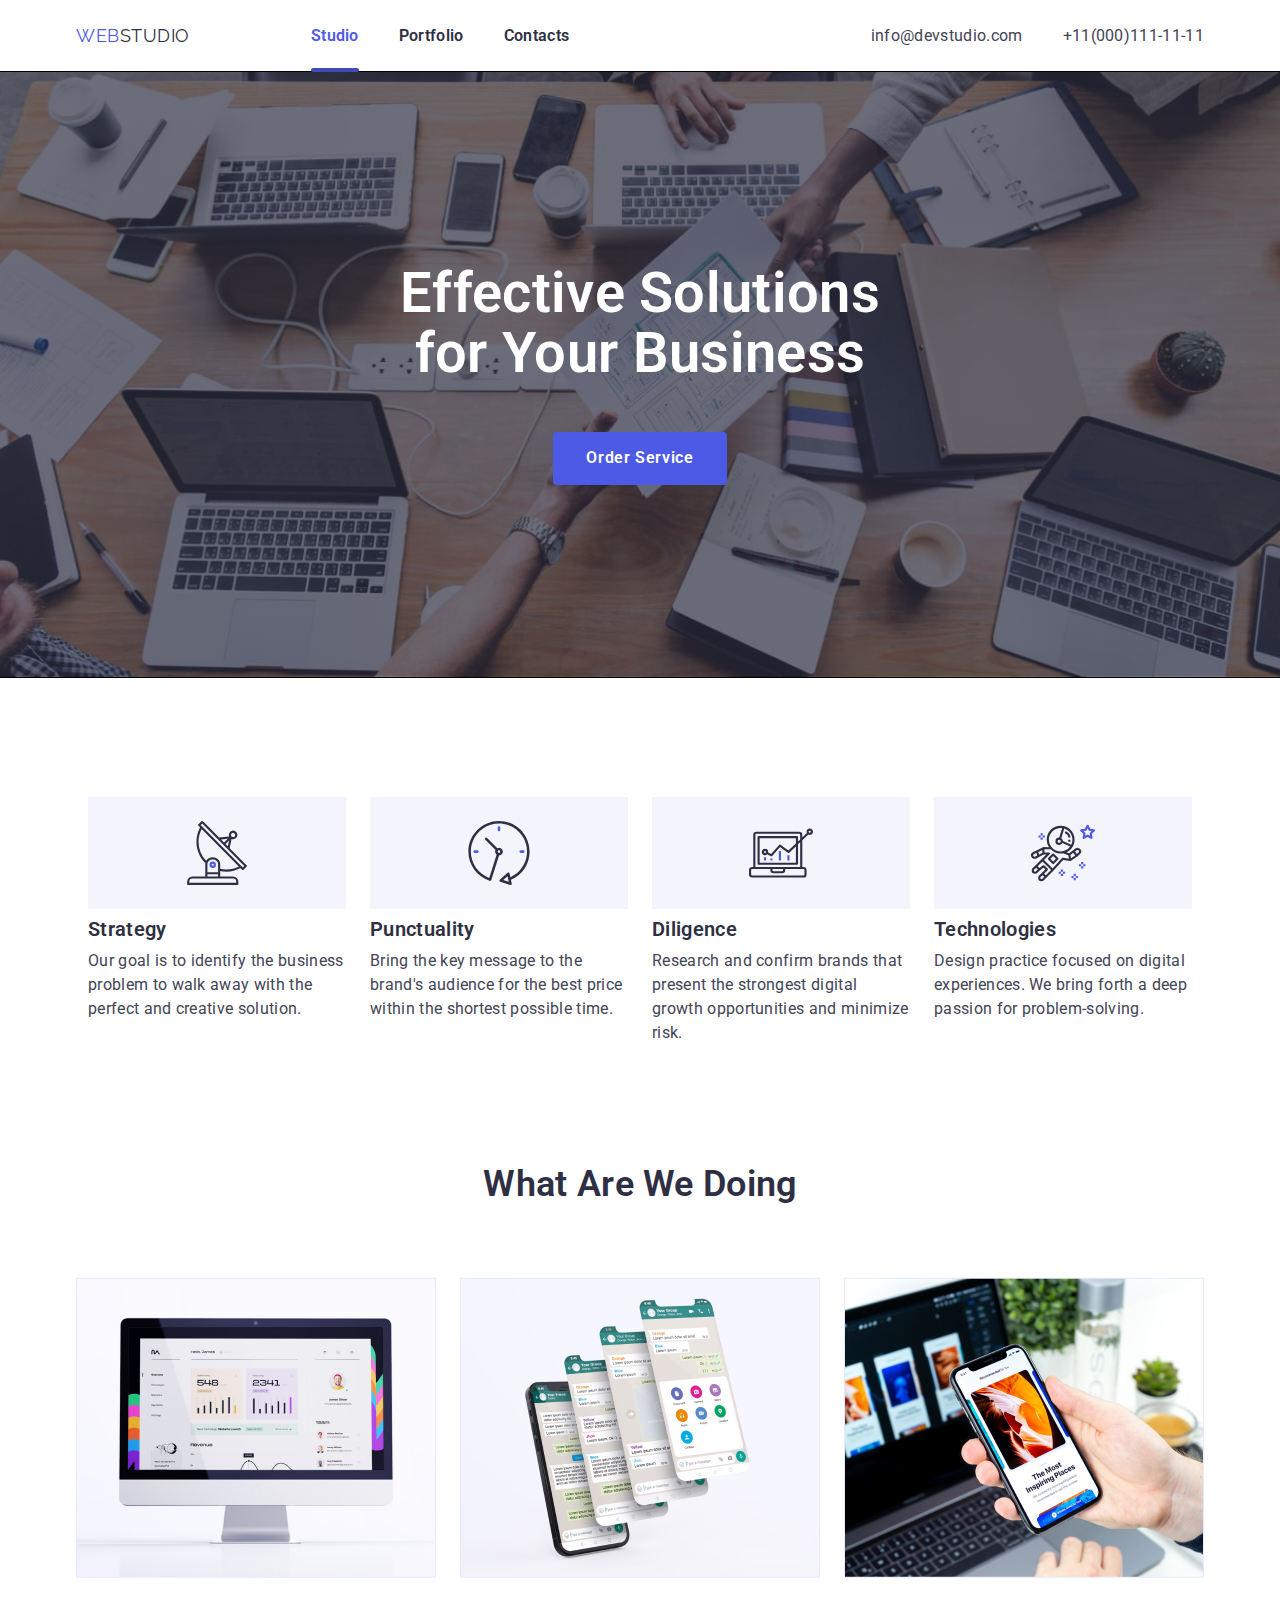
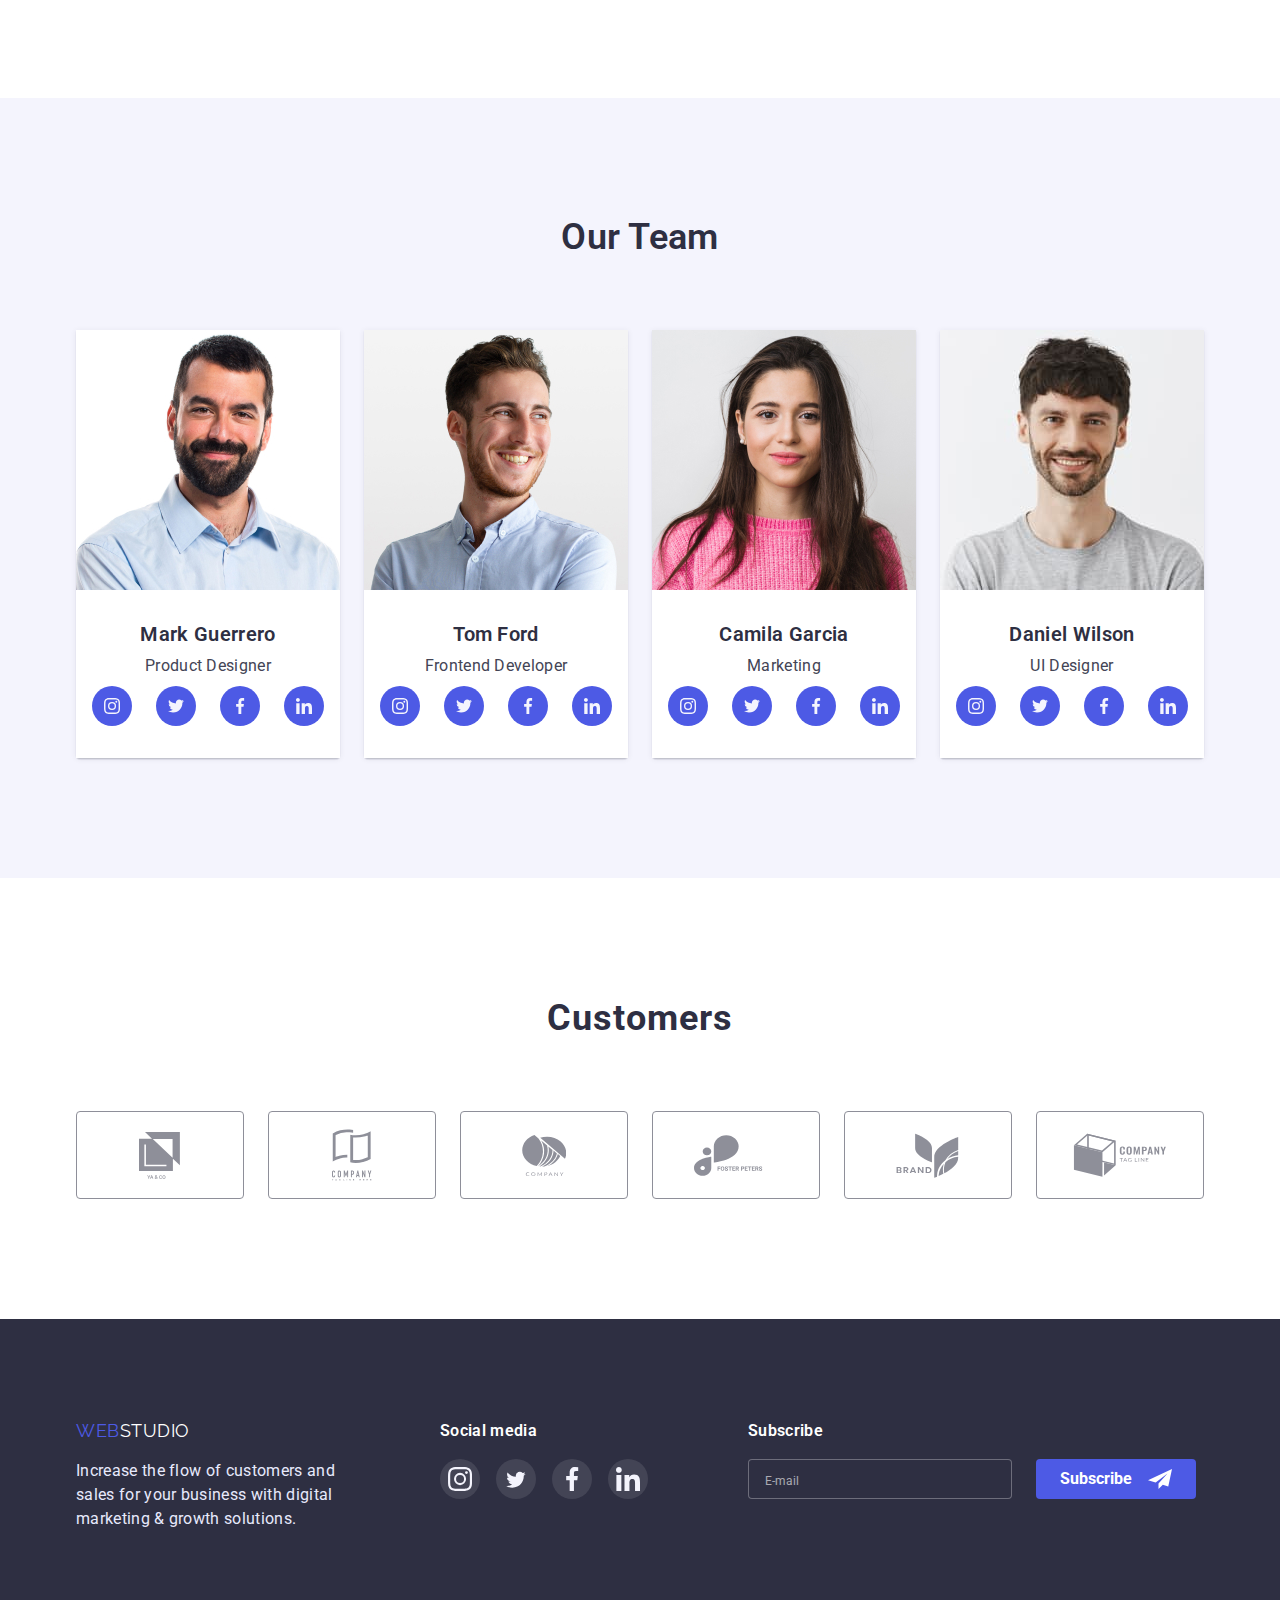
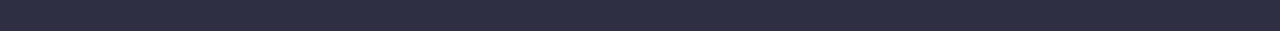
<file: index.html>
<!DOCTYPE html>
<html lang="en">
  <head>
    <meta charset="UTF-8" />
    <meta http-equiv="X-UA-Compatible" content="IE=edge" />
    <meta name="viewport" content="width=device-width, initial-scale=1.0" />
    <title>Студія</title>
    <link
      href="https://fonts.googleapis.com/css2?family=Raleway:wght@700&family=Roboto:wght@400;500;700;900&display=swap"
      rel="stylesheet"
    />
    <link
      rel="stylesheet"
      href="https://cdnjs.cloudflare.com/ajax/libs/modern-normalize/1.1.0/modern-normalize.min.css"
    />
    <link rel="stylesheet" href="./css/styles.css" />
    <link rel="stylesheet" href="./css/mobile.css" />
    <link rel="stylesheet" href="./css/tablet.css" />
    <link rel="stylesheet" href="./css/desktop.css" />
  </head>
  <body>
    <header class="page-header">
      <div class="container main-nav">
        <nav class="nav-logo">
          <a href="./images/Logo.svg" class="logo"
            ><span class="accent">WEB</span>STUDIO</a
          >
          <ul class="site-nav list">
            <li class="item current">
              <a href="" class="link current">Studio</a>
            </li>
            <li class="item">
              <a href="./portfolio.html" class="link">Portfolio</a>
            </li>
            <li class="item"><a href="" class="link">Contacts</a></li>
          </ul>
        </nav>
        <button type="button" class="mobile-menu-open js-open-menu">
          <svg class="mobile-menu-open-icon" width="32" height="22">
            <use
              href="./images/icons.svg/symbol-defs2.svg#icon-Vector-2-1"
            ></use>
          </svg>
        </button>
        <ul class="aut-nav list">
          <li class="item">
            <a href="mailto:info@devstudio.com" class="link"
              >info@devstudio.com</a
            >
          </li>
          <li class="item">
            <a href="tel:+11(000)111-11-11" class="link">+11(000)111-11-11</a>
          </li>
        </ul>
      </div>
      <div class="mobile-menu js-menu-container">
        <div class="container mobile-menu-container">
          <button type="button" class="mobile-menu-close-btn js-close-menu">
            <svg class="mobile-menu-close-icon" width="8" height="8">
              <use
                href="./images/icons.svg/symbol-defs.svg#icon-close-blacksvg"
              ></use>
            </svg>
          </button>
          <div class="mobile-menu-top">
            <ul class="mobile-menu-list list">
              <li class="mobile-menu-item">
                <a href="" class="mobile-menu-link">Studio</a>
              </li>
              <li class="mobile-menu-item">
                <a href="./portfolio.html" class="mobile-menu-link"
                  >Portfolio</a
                >
              </li>
              <li class="mobile-menu-item">
                <a href="" class="mobile-menu-link">Contacts</a>
              </li>
            </ul>
          </div>
          <div class="mobile-menu-bottom">
            <ul class="mobile-menu-contact list">
              <li class="mobile-menu-contact">
                <a
                  href="tel:+11(000)111-11-11"
                  class="mobile-menu-contact-link-number"
                  >+11(000)111-11-11</a
                >
              </li>
              <li class="mobile-menu-contact-item">
                <a
                  href="mailto:info@devstudio.com"
                  class="mobile-menu-contact-link-email"
                  >info@devstudio.com</a
                >
              </li>
            </ul>
            <ul class="link-mobile list">
              <li class="link-mobile-item">
                <a href="" class="link-mobile-icon">
                  <svg class="mobile-icon" width="16" height="16">
                    <use
                      href="./images/icons.svg/symbol-defs2.svg#icon-instagramsvg"
                    ></use>
                  </svg>
                </a>
              </li>
              <li class="link-mobile-item">
                <a href="" class="link-mobile-icon">
                  <svg class="mobile-icon" width="16" height="16">
                    <use
                      href="./images/icons.svg/symbol-defs2.svg#icon-twittersvg"
                    ></use>
                  </svg>
                </a>
              </li>
              <li class="link-mobile-item">
                <a href="" class="link-mobile-icon">
                  <svg class="mobile-icon" width="16" height="16">
                    <use
                      href="./images/icons.svg/symbol-defs2.svg#icon-facebooksvg"
                    ></use>
                  </svg>
                </a>
              </li>
              <li class="link-mobile-item">
                <a href="" class="link-mobile-icon">
                  <svg class="mobile-icon" width="16" height="16">
                    <use
                      href="./images/icons.svg/symbol-defs2.svg#icon-linkedinsvg"
                    ></use>
                  </svg>
                </a>
              </li>
            </ul>
          </div>
        </div>
      </div>
    </header>
    <main>
      <div class="overlay-hero">
        <section class="hero">
          <h1 class="hero-title">Effective Solutions<br />for Your Business</h1>
          <button type="button" class="button primary" data-modal-open>
            Order Service
          </button>
        </section>
      </div>

      <section class="fueture section no-padding">
        <div class="container">
          <ul class="fueture-list list">
            <li class="item">
              <div class="item-icon">
                <svg class="fueture-icon" width="64" height="64">
                  <use
                    href="./images/icons.svg/symbol-defs2.svg#icon-antenna"
                  ></use>
                </svg>
              </div>
              <h3 class="title">Strategy</h3>
              <p class="text">
                Our goal is to identify the business problem to walk away with
                the perfect and creative solution.
              </p>
            </li>
            <li class="item">
              <div class="item-icon">
                <svg class="fueture-icon" width="64" height="64">
                  <use
                    href="./images/icons.svg/symbol-defs2.svg#icon-clock"
                  ></use>
                </svg>
              </div>
              <h3 class="title">Punctuality</h3>
              <p class="text">
                Bring the key message to the brand's audience for the best price
                within the shortest possible time.
              </p>
            </li>
            <li class="item">
              <div class="item-icon">
                <svg class="fueture-icon" width="64" height="64">
                  <use
                    href="./images/icons.svg/symbol-defs2.svg#icon-diagrama"
                  ></use>
                </svg>
              </div>
              <h3 class="title">Diligence</h3>
              <p class="text">
                Research and confirm brands that present the strongest digital
                growth opportunities and minimize risk.
              </p>
            </li>
            <li class="item icon-astronaut">
              <div class="item-icon">
                <svg class="fueture-icon" width="64" height="64">
                  <use
                    href="./images/icons.svg/symbol-defs2.svg#icon-astronaut"
                  ></use>
                </svg>
              </div>
              <h3 class="title">Technologies</h3>
              <p class="text">
                Design practice focused on digital experiences. We bring forth a
                deep passion for problem-solving.
              </p>
            </li>
          </ul>
        </div>
      </section>

      <section class="work section">
        <div class="container">
          <h2 class="title">What Are We Doing</h2>
          <ul class="work-list list">
            <li class="item">
              <img src="images/img.jpg" alt="computer" width="360" />
            </li>
            <li class="item">
              <img src="images/img(1).jpg" alt="phones" width="360" />
            </li>
            <li class="item">
              <img src="images/img(2).jpg" alt="communication" width="360" />
            </li>
          </ul>
        </div>
      </section>

      <section class="team section">
        <div class="container">
          <h2 class="team-title">Our Team</h2>
          <ul class="team-list list">
            <li class="item">
              <img
                srcset="images/TeamCard.jpg 1x, images/TeamCard@2.jpg 2x"
                src="images/TeamCard.jpg"
                alt="Mark Cuererro"
                width="264"
              />
              <div class="title-text">
                <h3 class="title">Mark Guerrero</h3>
                <p class="text">Product Designer</p>
                <ul class="link-team list">
                  <li class="link-team-item">
                    <a href="" class="link-team-icon">
                      <svg class="team-icon" width="16" height="16">
                        <use
                          href="./images/icons.svg/symbol-defs2.svg#icon-instagramsvg"
                        ></use>
                      </svg>
                    </a>
                  </li>
                  <li class="link-team-item">
                    <a href="" class="link-team-icon">
                      <svg class="team-icon" width="16" height="16">
                        <use
                          href="./images/icons.svg/symbol-defs2.svg#icon-twittersvg"
                        ></use>
                      </svg>
                    </a>
                  </li>
                  <li class="link-team-item">
                    <a href="" class="link-team-icon">
                      <svg class="team-icon" width="16" height="16">
                        <use
                          href="./images/icons.svg/symbol-defs2.svg#icon-facebooksvg"
                        ></use>
                      </svg>
                    </a>
                  </li>
                  <li class="link-team-item">
                    <a href="" class="link-team-icon">
                      <svg class="team-icon" width="16" height="16">
                        <use
                          href="./images/icons.svg/symbol-defs2.svg#icon-linkedinsvg"
                        ></use>
                      </svg>
                    </a>
                  </li>
                </ul>
              </div>
            </li>
            <li class="item">
              <img
                srcset="images/TeamCard(1).jpg 1x, images/TeamCard1@2.jpg 2x"
                src="images/TeamCard(1).jpg"
                alt="Tom Ford"
                width="264"
              />
              <div class="title-text">
                <h3 class="title">Tom Ford</h3>
                <p class="text">Frontend Developer</p>
                <ul class="link-team list">
                  <li class="link-team-item">
                    <a href="" class="link-team-icon">
                      <svg class="team-icon" width="16" height="16">
                        <use
                          href="./images/icons.svg/symbol-defs2.svg#icon-instagramsvg"
                        ></use>
                      </svg>
                    </a>
                  </li>
                  <li class="link-team-item">
                    <a href="" class="link-team-icon">
                      <svg class="team-icon" width="16" height="16">
                        <use
                          href="./images/icons.svg/symbol-defs2.svg#icon-twittersvg"
                        ></use>
                      </svg>
                    </a>
                  </li>
                  <li class="link-team-item">
                    <a href="" class="link-team-icon">
                      <svg class="team-icon" width="16" height="16">
                        <use
                          href="./images/icons.svg/symbol-defs2.svg#icon-facebooksvg"
                        ></use>
                      </svg>
                    </a>
                  </li>
                  <li class="link-team-item">
                    <a href="" class="link-team-icon">
                      <svg class="team-icon" width="16" height="16">
                        <use
                          href="./images/icons.svg/symbol-defs2.svg#icon-linkedinsvg"
                        ></use>
                      </svg>
                    </a>
                  </li>
                </ul>
              </div>
            </li>
            <li class="item">
              <img
                srcset="images/TeamCard(2).jpg 1x, images/TeamCard2@2.jpg 2x"
                src="images/TeamCard(2).jpg"
                alt="Gamila Gargia"
                width="264"
              />
              <div class="title-text">
                <h3 class="title">Camila Garcia</h3>
                <p class="text">Marketing</p>
                <ul class="link-team list">
                  <li class="link-team-item">
                    <a href="" class="link-team-icon">
                      <svg class="team-icon" width="16" height="16">
                        <use
                          href="./images/icons.svg/symbol-defs2.svg#icon-instagramsvg"
                        ></use>
                      </svg>
                    </a>
                  </li>
                  <li class="link-team-item">
                    <a href="" class="link-team-icon">
                      <svg class="team-icon" width="16" height="16">
                        <use
                          href="./images/icons.svg/symbol-defs2.svg#icon-twittersvg"
                        ></use>
                      </svg>
                    </a>
                  </li>
                  <li class="link-team-item">
                    <a href="" class="link-team-icon">
                      <svg class="team-icon" width="16" height="16">
                        <use
                          href="./images/icons.svg/symbol-defs2.svg#icon-facebooksvg"
                        ></use>
                      </svg>
                    </a>
                  </li>
                  <li class="link-team-item">
                    <a href="" class="link-team-icon">
                      <svg class="team-icon" width="16" height="16">
                        <use
                          href="./images/icons.svg/symbol-defs2.svg#icon-linkedinsvg"
                        ></use>
                      </svg>
                    </a>
                  </li>
                </ul>
              </div>
            </li>
            <li class="item">
              <img
                srcset="images/Teamcard(3).jpg 1x, images/TeamCard3@2.jpg 2x"
                src="images/Teamcard(3).jpg"
                alt="Daniel Wilson"
                width="264"
              />
              <div class="title-text">
                <h3 class="title">Daniel Wilson</h3>
                <p class="text">UI Designer</p>
                <ul class="link-team list">
                  <li class="link-team-item">
                    <a href="" class="link-team-icon">
                      <svg class="team-icon" width="16" height="16">
                        <use
                          href="./images/icons.svg/symbol-defs2.svg#icon-instagramsvg"
                        ></use>
                      </svg>
                    </a>
                  </li>
                  <li class="link-team-item">
                    <a href="" class="link-team-icon">
                      <svg class="team-icon" width="16" height="16">
                        <use
                          href="./images/icons.svg/symbol-defs2.svg#icon-twittersvg"
                        ></use>
                      </svg>
                    </a>
                  </li>
                  <li class="link-team-item">
                    <a href="" class="link-team-icon">
                      <svg class="team-icon" width="16" height="16">
                        <use
                          href="./images/icons.svg/symbol-defs2.svg#icon-facebooksvg"
                        ></use>
                      </svg>
                    </a>
                  </li>
                  <li class="link-team-item">
                    <a href="" class="link-team-icon">
                      <svg class="team-icon" width="16" height="16">
                        <use
                          href="./images/icons.svg/symbol-defs2.svg#icon-linkedinsvg"
                        ></use>
                      </svg>
                    </a>
                  </li>
                </ul>
              </div>
            </li>
          </ul>
        </div>
      </section>
      <section class="customers">
        <div class="container">
          <h2 class="customers-title">Customers</h2>
          <ul class="customers-link list">
            <li class="client">
              <a href="" class="compani">
                <svg class="compani-icon" width="41" height="46.97">
                  <use
                    href="./images/icons.svg/symbol-defs2.svg#icon-yagosvg"
                  ></use>
                </svg>
              </a>
            </li>
            <li class="client">
              <a href="" class="compani">
                <svg class="compani-icon" width="40" height="52">
                  <use
                    href="./images/icons.svg/symbol-defs2.svg#icon-taglainesvg"
                  ></use>
                </svg>
              </a>
            </li>
            <li class="client">
              <a href="" class="compani">
                <svg class="compani-icon" width="44" height="41">
                  <use
                    href="./images/icons.svg/symbol-defs2.svg#icon-companysvg"
                  ></use>
                </svg>
              </a>
            </li>
            <li class="client">
              <a href="" class="compani">
                <svg class="compani-icon" width="84" height="41">
                  <use
                    href="./images/icons.svg/symbol-defs2.svg#icon-fostersvg"
                  ></use>
                </svg>
              </a>
            </li>
            <li class="client">
              <a href="" class="compani">
                <svg class="compani-icon" width="63" height="45">
                  <use
                    href="./images/icons.svg/symbol-defs2.svg#icon-brandsvg"
                  ></use>
                </svg>
              </a>
            </li>
            <li class="client">
              <a href="" class="compani">
                <svg class="compani-icon" width="94" height="44">
                  <use
                    href="./images/icons.svg/symbol-defs2.svg#icon-companylinesvg"
                  ></use>
                </svg>
              </a>
            </li>
          </ul>
        </div>
      </section>
    </main>

    <footer class="footer">
      <div class="container info">
        <div class="footer-page footer-info">
          <a href="./images/Logo.svg" class="logo footer-logo"
            ><span class="accent">WEB</span>STUDIO</a
          >
          <p class="footer-text">
            Increase the flow of customers and sales for your business with
            digital marketing & growth solutions.
          </p>
        </div>
        <div class="cocial footer-info">
          <h2 class="footer-title">Social media</h2>
          <ul class="link-media list">
            <li class="link-media-item">
              <a href="" class="link-media-icom">
                <svg class="media-icon" width="24" height="24">
                  <use
                    href="./images/icons.svg/symbol-defs2.svg#icon-instagramsvg"
                  ></use>
                </svg>
              </a>
            </li>
            <li class="link-media-item">
              <a href="" class="link-media-icom">
                <svg class="media-icon" width="24" height="19.5">
                  <use
                    href="./images/icons.svg/symbol-defs2.svg#icon-twittersvg"
                  ></use>
                </svg>
              </a>
            </li>
            <li class="link-media-item">
              <a href="" class="link-media-icom">
                <svg class="media-icon" width="24" height="24">
                  <use
                    href="./images/icons.svg/symbol-defs2.svg#icon-facebooksvg"
                  ></use>
                </svg>
              </a>
            </li>
            <li class="link-media-item">
              <a href="" class="link-media-icom">
                <svg class="media-icon" width="24" height="24">
                  <use
                    href="./images/icons.svg/symbol-defs2.svg#icon-linkedinsvg"
                  ></use>
                </svg>
              </a>
            </li>
          </ul>
        </div>
        <div class="subscribe footer-info">
          <p class="footer-title">Subscribe</p>
          <form class="footer-form">
            <input
              type="email"
              name="user_email"
              placeholder="E-mail"
              class="footer-form-input"
              required
            />
            <button type="submit" class="footer-form-btn">
              Subscribe
              <svg class="footer-form-icon" width="24" height="24">
                <use
                  href="./images/icons.svg/symbol-defs2.svg#icon-Frame"
                ></use>
              </svg>
            </button>
          </form>
        </div>
      </div>
    </footer>

    <div class="backdrop is-hidden" data-modal>
      <div class="modal">
        <button type="button" class="modal-close-btn" data-modal-close>
          <svg class="modal-close-svg-btn" width="8" height="8">
            <use
              href="./images/icons.svg/symbol-defs.svg#icon-close-blacksvg"
            ></use>
          </svg>
        </button>
        <form class="modal-form">
          <p class="modal-title">
            Leave your contacts and we will call you back
          </p>
          <label class="modal-form-field">
            <span class="modal-form-input-decs"> Name </span>
            <span class="modal-form-input-wrapper">
              <input
                type="text"
                name="user_name"
                class="modal-form-input"
                required
                pattern="^[a-zA-Za-aA-Я]+$"
                minlength="2"
              />
              <svg class="modal-form-input-icon" width="12" height="12">
                <use
                  href="./images/icons.svg/symbol-defs2.svg#icon-person"
                ></use>
              </svg>
            </span>
          </label>
          <label class="modal-form-field">
            <span class="modal-form-input-decs"> Phone </span>
            <span class="modal-form-input-wrapper">
              <input
                type="tel"
                name="user_phone"
                class="modal-form-input"
                required
                pattern="[0-9]{3}-[0-9]{3}-[0-9]{2}-[0-9]{2}"
                title="xxx-xxx-xx-xx"
              />
              <svg class="modal-form-input-icon" width="13" height="13">
                <use
                  href="./images/icons.svg/symbol-defs2.svg#icon-phone"
                ></use>
              </svg>
            </span>
          </label>
          <label class="modal-form-field">
            <span class="modal-form-input-decs"> Email </span>
            <span class="modal-form-input-wrapper">
              <input
                type="email"
                name="user_email"
                class="modal-form-input"
                required
                pattern="[a-z0-9._%+-]+@[a-z0-9.-]+\.[a-z]{2,4}$"
              />
              <svg class="modal-form-input-icon" width="15" height="12">
                <use
                  href="./images/icons.svg/symbol-defs2.svg#icon-email"
                ></use>
              </svg>
            </span>
          </label>
          <label class="modal-form-field">
            <span class="modal-form-input-decs"> Comment </span>
            <textarea
              name="user_message"
              class="modal-form-comment"
              placeholder="Text input"
            ></textarea>
          </label>
          <input
            id="user-policy"
            type="checkbox"
            name="user_policy"
            class="modal-form-chek visually-hidden"
          />
          <label for="user-policy" class="modal-form-chek-decs">
            I accept the terms and conditions of the&nbsp;<a
              href=""
              class="polisy-text"
            >
              Privacy Policy</a
            ></label
          >
          <button type="submit" class="modal-form-sumbit">Send</button>
        </form>
      </div>
    </div>
    <script src="./js/mobile-menu.js"></script>
    <script src="./js/modal.js"></script>
  </body>
</html>
</file>
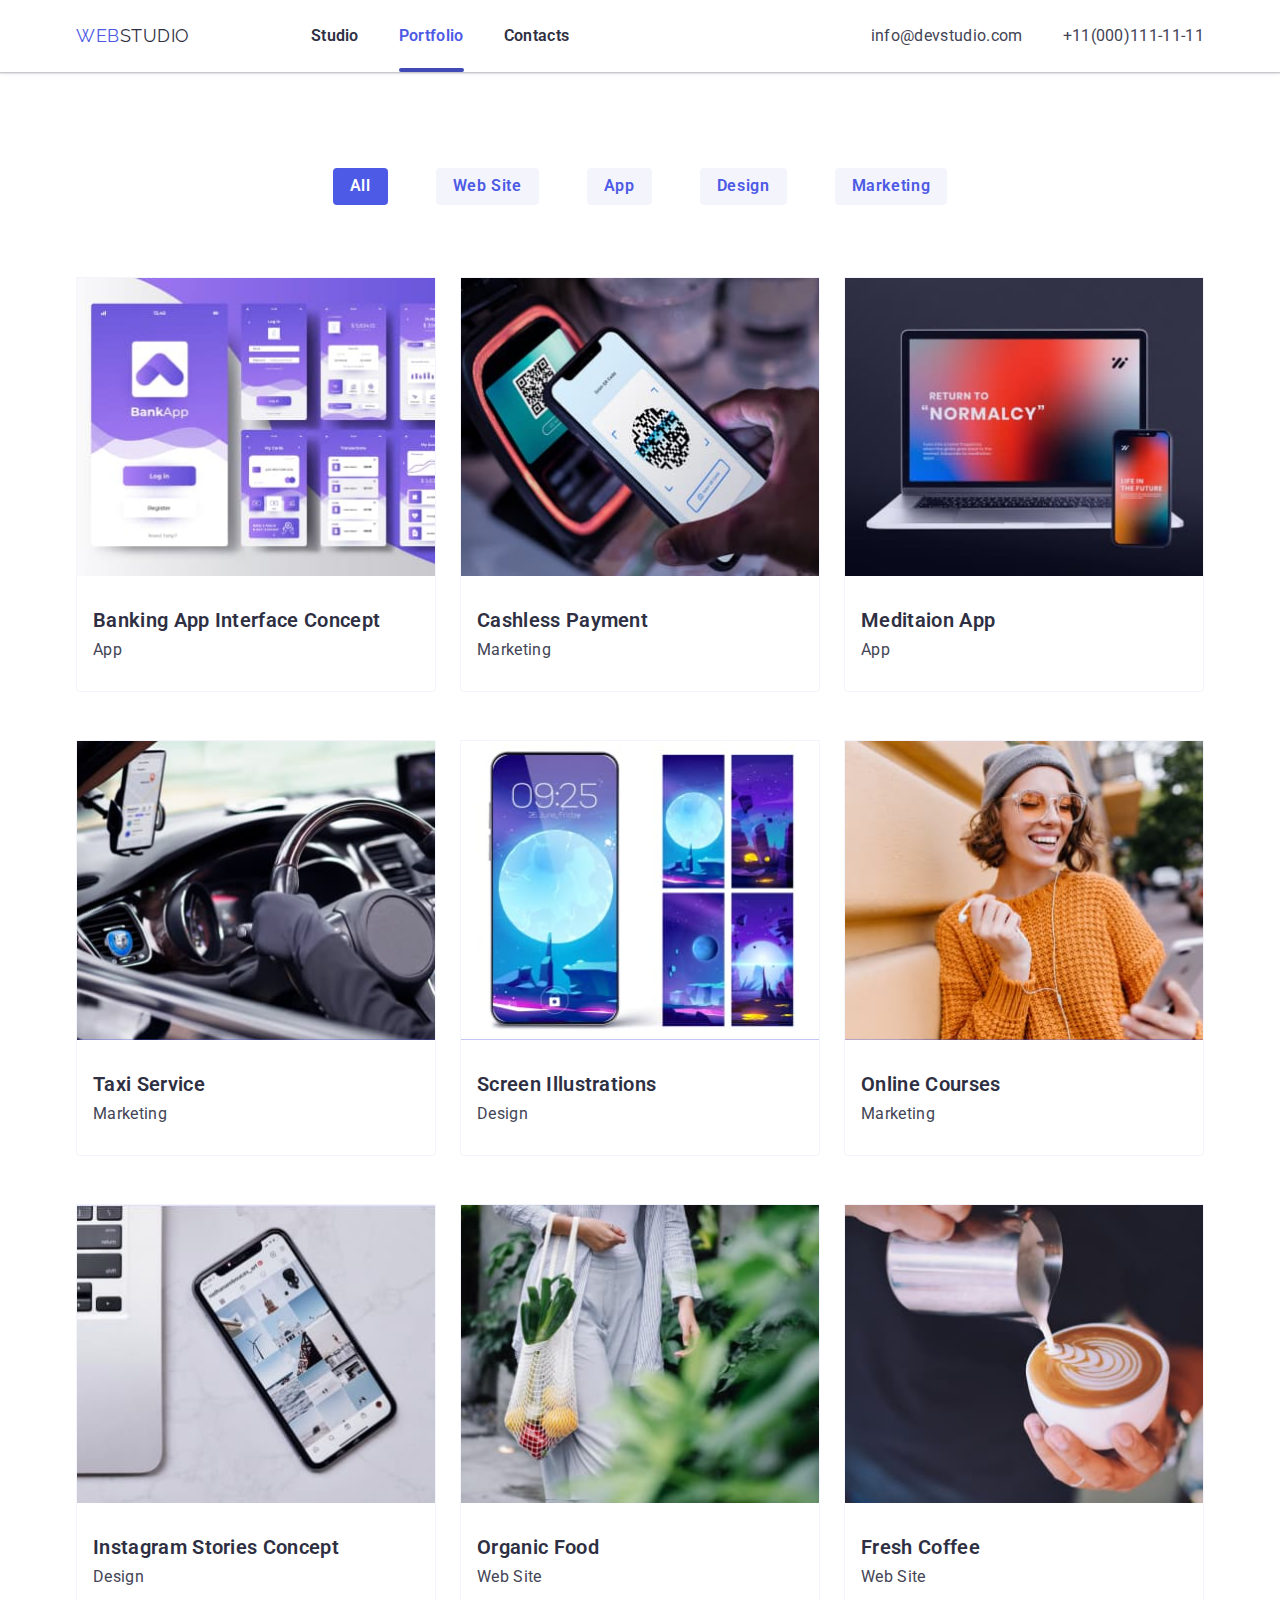
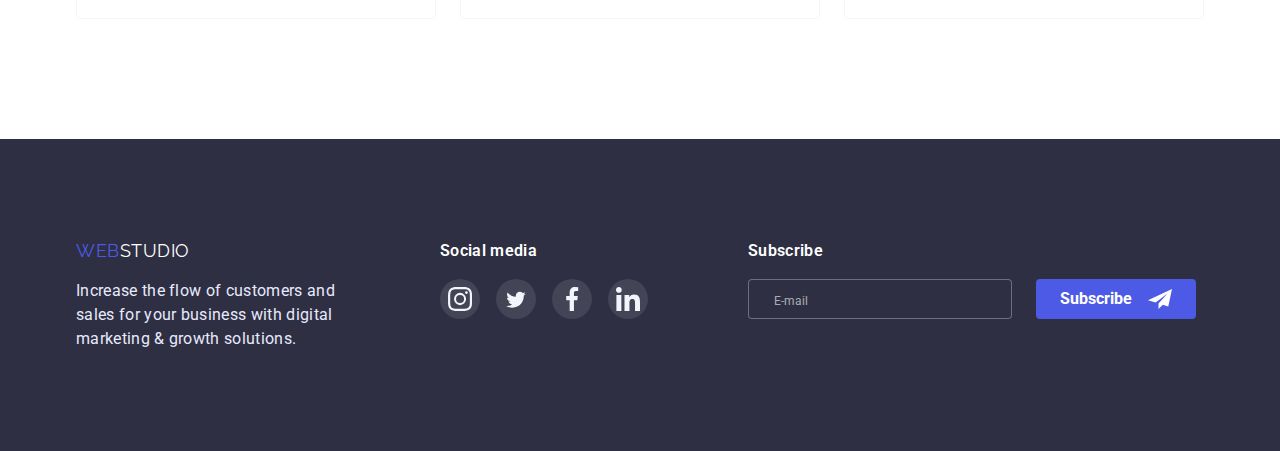
<file: portfolio.html>
<!DOCTYPE html>
<html lang="en">
  <head>
    <meta charset="UTF-8" />
    <meta http-equiv="X-UA-Compatible" content="IE=edge" />
    <meta name="viewport" content="width=device-width, initial-scale=1.0" />
    <title>Портфоліо</title>
    <link
      href="https://fonts.googleapis.com/css2?family=Raleway:wght@700&family=Roboto:wght@400;500;700;900&display=swap"
      rel="stylesheet"
    />
    <link
      rel="stylesheet"
      href="https://cdnjs.cloudflare.com/ajax/libs/modern-normalize/1.1.0/modern-normalize.min.css"
    />
    <link rel="stylesheet" href="./css/styles.css" />
    <link rel="stylesheet" href="./css/mobile.css" />
    <link rel="stylesheet" href="./css/tablet.css" />
    <link rel="stylesheet" href="./css/desktop.css" />
  </head>
  <body>
    <header class="page-header">
      <div class="container main-nav">
        <nav class="nav-logo">
          <a href="./images/Logo.svg" class="logo"
            ><span class="accent">WEB</span>STUDIO</a
          >
          <ul class="site-nav list">
            <li class="item"><a href="./index.html" class="link">Studio</a></li>
            <li class="item current">
              <a href="" class="link current">Portfolio</a>
            </li>
            <li class="item"><a href="" class="link">Contacts</a></li>
          </ul>
        </nav>
        <button type="button" class="mobile-menu-open js-open-menu">
          <svg class="mobile-menu-open-icon" width="32" height="22">
            <use
              href="./images/icons.svg/symbol-defs2.svg#icon-Vector-2-1"
            ></use>
          </svg>
        </button>
        <ul class="aut-nav list">
          <li class="item">
            <a href="mailto:info@devstudio.com" class="link"
              >info@devstudio.com</a
            >
          </li>
          <li class="item">
            <a href="tel:+11(000)111-11-11" class="link">+11(000)111-11-11</a>
          </li>
        </ul>
      </div>
      <div class="mobile-menu js-menu-container">
        <div class="container mobile-menu-container">
          <button type="button" class="mobile-menu-close-btn js-close-menu">
            <svg class="mobile-menu-close-icon" width="8" height="8">
              <use
                href="./images/icons.svg/symbol-defs.svg#icon-close-blacksvg"
              ></use>
            </svg>
          </button>
          <div class="mobile-menu-top">
            <ul class="mobile-menu-list list">
              <li class="mobile-menu-item">
                <a href="" class="mobile-menu-link">Studio</a>
              </li>
              <li class="mobile-menu-item">
                <a href="./portfolio.html" class="mobile-menu-link"
                  >Portfolio</a
                >
              </li>
              <li class="mobile-menu-item">
                <a href="" class="mobile-menu-link">Contacts</a>
              </li>
            </ul>
          </div>
          <div class="mobile-menu-bottom">
            <ul class="mobile-menu-contact list">
              <li class="mobile-menu-contact">
                <a
                  href="tel:+11(000)111-11-11"
                  class="mobile-menu-contact-link-number"
                  >+11(000)111-11-11</a
                >
              </li>
              <li class="mobile-menu-contact-item">
                <a
                  href="mailto:info@devstudio.com"
                  class="mobile-menu-contact-link-email"
                  >info@devstudio.com</a
                >
              </li>
            </ul>
            <ul class="link-mobile list">
              <li class="link-mobile-item">
                <a href="" class="link-mobile-icon">
                  <svg class="mobile-icon" width="16" height="16">
                    <use
                      href="./images/icons.svg/symbol-defs2.svg#icon-instagramsvg"
                    ></use>
                  </svg>
                </a>
              </li>
              <li class="link-mobile-item">
                <a href="" class="link-mobile-icon">
                  <svg class="mobile-icon" width="16" height="16">
                    <use
                      href="./images/icons.svg/symbol-defs2.svg#icon-twittersvg"
                    ></use>
                  </svg>
                </a>
              </li>
              <li class="link-mobile-item">
                <a href="" class="link-mobile-icon">
                  <svg class="mobile-icon" width="16" height="16">
                    <use
                      href="./images/icons.svg/symbol-defs2.svg#icon-facebooksvg"
                    ></use>
                  </svg>
                </a>
              </li>
              <li class="link-mobile-item">
                <a href="" class="link-mobile-icon">
                  <svg class="mobile-icon" width="16" height="16">
                    <use
                      href="./images/icons.svg/symbol-defs2.svg#icon-linkedinsvg"
                    ></use>
                  </svg>
                </a>
              </li>
            </ul>
          </div>
        </div>
      </div>
    </header>
    <main>
      <section class="portfolio-card">
        <div class="container">
          <ul class="list button-container">
            <li class="item">
              <button type="button" class="button button-portfolio primary">
                All
              </button>
            </li>
            <li class="item">
              <button type="button" class="button button-portfolio secondary">
                Web Site
              </button>
            </li>
            <li class="item">
              <button type="button" class="button button-portfolio secondary">
                App
              </button>
            </li>
            <li class="item">
              <button type="button" class="button button-portfolio secondary">
                Design
              </button>
            </li>
            <li class="item">
              <button type="button" class="button button-portfolio secondary">
                Marketing
              </button>
            </li>
          </ul>
          <ul class="project-card list">
            <li class="card-info item">
              <a href="" class="card-element">
                <div class="card-img">
                  <picture>
                    <source
                      srcset="
                        ./images/img1des.jpg   1x,
                        ./images/img1des@2.jpg 2x
                      "
                      media="(min-width:1200px)"
                    />
                    <source
                      srcset="
                        ./images/img1tab.jpg   1x,
                        ./images/img1tab@2.jpg 2x
                      "
                      media="(min-width:768px)"
                    />
                    <source
                      srcset="./images/img1 (1).jpg  1x, ./images/img@2x.jpg 2x"
                      media="(min-width:320px)"
                    />
                    <img
                      src="./images/imgp(1).jpg"
                      alt="Banking App"
                      width="396"
                    />
                  </picture>
                  <p class="overlay">
                    14 Stylish and User-Friendly App Design Concepts · Task
                    Manager App · Calorie Tracker App · Exotic Fruit Ecommerce
                    App · Cloud Storage App
                  </p>
                </div>
                <div class="card-text">
                  <h3 class="card-text-title">Banking App Interface Concept</h3>
                  <p class="card-text-text">App</p>
                </div>
              </a>
            </li>
            <li class="card-info item">
              <a href="" class="card-element">
                <div class="card-img">
                  <picture>
                    <source
                      srcset="
                        ./images/img2des.jpg   1x,
                        ./images/img2des@2.jpg 2x
                      "
                      media="(min-width:1200px)"
                    />
                    <source
                      srcset="
                        ./images/img2tab.jpg   1x,
                        ./images/img2tab@2.jpg 2x
                      "
                      media="(min-width:768px)"
                    />
                    <source
                      srcset="
                        ./images/img2mob.jpg    1x,
                        ./images/img2mob@2x.jpg 2x
                      "
                      media="(min-width:320px)"
                    />
                    <img
                      src="./images/imgp(2).jpg"
                      alt="Cashless Payment"
                      width="396"
                    />
                  </picture>
                  <p class="overlay">
                    14 Stylish and User-Friendly App Design Concepts · Task
                    Manager App · Calorie Tracker App · Exotic Fruit Ecommerce
                    App · Cloud Storage App
                  </p>
                </div>
                <div class="card-text">
                  <h3 class="card-text-title">Cashless Payment</h3>
                  <p class="card-text-text">Marketing</p>
                </div>
              </a>
            </li>
            <li class="card-info item">
              <a href="" class="card-element">
                <div class="card-img">
                  <picture>
                    <source
                      srcset="
                        ./images/img3des.jpg   1x,
                        ./images/img3des@2.jpg 2x
                      "
                      media="(min-width:1200px)"
                    />
                    <source
                      srcset="
                        ./images/img3tab.jpg   1x,
                        ./images/img3tab@2.jpg 2x
                      "
                      media="(min-width:768px)"
                    />
                    <source
                      srcset="
                        ./images/img3mob.jpg    1x,
                        ./images/img3mob@2x.jpg 2x
                      "
                      media="(min-width:320px)"
                    />
                    <img
                      src="./images/imgp(3).jpg"
                      alt="Meditaion App"
                      width="396"
                    />
                  </picture>
                  <p class="overlay">
                    14 Stylish and User-Friendly App Design Concepts · Task
                    Manager App · Calorie Tracker App · Exotic Fruit Ecommerce
                    App · Cloud Storage App
                  </p>
                </div>
                <div class="card-text">
                  <h3 class="card-text-title">Meditaion App</h3>
                  <p class="card-text-text">App</p>
                </div>
              </a>
            </li>
            <li class="card-info item">
              <a href="" class="card-element">
                <div class="card-img">
                  <picture>
                    <source
                      srcset="
                        ./images/img4des.jpg   1x,
                        ./images/img4des@2.jpg 2x
                      "
                      media="(min-width:1200px)"
                    />
                    <source
                      srcset="
                        ./images/img4tab.jpg   1x,
                        ./images/img4tab@2.jpg 2x
                      "
                      media="(min-width:768px)"
                    />
                    <source
                      srcset="
                        ./images/img4mob.jpg    1x,
                        ./images/img4mob@2x.jpg 2x
                      "
                      media="(min-width:320px)"
                    />
                    <img
                      src="./images/imgp(4).jpg"
                      alt="Taxi Service"
                      width="396"
                    />
                  </picture>
                  <p class="overlay">
                    14 Stylish and User-Friendly App Design Concepts · Task
                    Manager App · Calorie Tracker App · Exotic Fruit Ecommerce
                    App · Cloud Storage App
                  </p>
                </div>
                <div class="card-text">
                  <h3 class="card-text-title">Taxi Service</h3>
                  <p class="card-text-text">Marketing</p>
                </div>
              </a>
            </li>
            <li class="card-info item">
              <a href="" class="card-element">
                <div class="card-img">
                  <picture>
                    <source
                      srcset="
                        ./images/img5des.jpg   1x,
                        ./images/img5des@2.jpg 2x
                      "
                      media="(min-width:1200px)"
                    />
                    <source
                      srcset="
                        ./images/img5tab.jpg   1x,
                        ./images/img5tab@2.jpg 2x
                      "
                      media="(min-width:768px)"
                    />
                    <source
                      srcset="
                        ./images/img5mob.jpg    1x,
                        ./images/img5mob@2x.jpg 2x
                      "
                      media="(min-width:320px)"
                    />
                    <img
                      src="./images/imgp(5).jpg"
                      alt="Screen Illustrations"
                      width="396"
                    />
                  </picture>
                  <p class="overlay">
                    14 Stylish and User-Friendly App Design Concepts · Task
                    Manager App · Calorie Tracker App · Exotic Fruit Ecommerce
                    App · Cloud Storage App
                  </p>
                </div>
                <div class="card-text">
                  <h3 class="card-text-title">Screen Illustrations</h3>
                  <p class="card-text-text">Design</p>
                </div>
              </a>
            </li>
            <li class="card-info item">
              <a href="" class="card-element">
                <div class="card-img">
                  <picture>
                    <source
                      srcset="
                        ./images/img6des.jpg   1x,
                        ./images/img6des@2.jpg 2x
                      "
                      media="(min-width:1200px)"
                    />
                    <source
                      srcset="
                        ./images/img6tab.jpg   1x,
                        ./images/img6tab@2.jpg 2x
                      "
                      media="(min-width:768px)"
                    />
                    <source
                      srcset="
                        ./images/img6mob.jpg    1x,
                        ./images/img6mob@2x.jpg 2x
                      "
                      media="(min-width:320px)"
                    />
                    <img
                      src="./images/imgp(6).jpg"
                      alt="Online Courses"
                      width="396"
                    />
                  </picture>
                  <p class="overlay">
                    14 Stylish and User-Friendly App Design Concepts · Task
                    Manager App · Calorie Tracker App · Exotic Fruit Ecommerce
                    App · Cloud Storage App
                  </p>
                </div>
                <div class="card-text">
                  <h3 class="card-text-title">Online Courses</h3>
                  <p class="card-text-text">Marketing</p>
                </div>
              </a>
            </li>
            <li class="card-info item">
              <a href="" class="card-element">
                <div class="card-img">
                  <picture>
                    <source
                      srcset="
                        ./images/img7des.jpg   1x,
                        ./images/img7des@2.jpg 2x
                      "
                      media="(min-width:1200px)"
                    />
                    <source
                      srcset="
                        ./images/img7tab.jpg   1x,
                        ./images/img7tab@2.jpg 2x
                      "
                      media="(min-width:768px)"
                    />
                    <source
                      srcset="
                        ./images/img7mob.jpg    1x,
                        ./images/img7mob@2x.jpg 2x
                      "
                      media="(min-width:320px)"
                    />
                    <img
                      src="./images/imgp(7).jpg"
                      alt="Instagram"
                      width="396"
                    />
                  </picture>
                  <p class="overlay">
                    14 Stylish and User-Friendly App Design Concepts · Task
                    Manager App · Calorie Tracker App · Exotic Fruit Ecommerce
                    App · Cloud Storage App
                  </p>
                </div>
                <div class="card-text">
                  <h3 class="card-text-title">Instagram Stories Concept</h3>
                  <p class="card-text-text">Design</p>
                </div>
              </a>
            </li>
            <li class="card-info item">
              <a href="" class="card-element">
                <div class="card-img">
                  <picture>
                    <source
                      srcset="
                        ./images/img8des.jpg   1x,
                        ./images/img8des@2.jpg 2x
                      "
                      media="(min-width:1200px)"
                    />
                    <source
                      srcset="
                        ./images/img8tab.jpg   1x,
                        ./images/img8tab@2.jpg 2x
                      "
                      media="(min-width:768px)"
                    />
                    <source
                      srcset="
                        ./images/img8mob.jpg    1x,
                        ./images/img8mob@2x.jpg 2x
                      "
                      media="(min-width:320px)"
                    />
                    <img
                      src="./images/imgp(8).jpg"
                      alt="Organic Food"
                      width="396"
                    />
                  </picture>
                  <p class="overlay">
                    14 Stylish and User-Friendly App Design Concepts · Task
                    Manager App · Calorie Tracker App · Exotic Fruit Ecommerce
                    App · Cloud Storage App
                  </p>
                </div>
                <div class="card-text">
                  <h3 class="card-text-title">Organic Food</h3>
                  <p class="card-text-text">Web Site</p>
                </div>
              </a>
            </li>
            <li class="card-info item">
              <a href="" class="card-element">
                <div class="card-img">
                  <picture>
                    <source
                      srcset="
                        ./images/img9des.jpg   1x,
                        ./images/img9des@2.jpg 2x
                      "
                      media="(min-width:1200px)"
                    />
                    <source
                      srcset="
                        ./images/img9tab.jpg   1x,
                        ./images/img9tab@2.jpg 2x
                      "
                      media="(min-width:768px)"
                    />
                    <source
                      srcset="
                        ./images/img9mob.jpg    1x,
                        ./images/img9mob@2x.jpg 2x
                      "
                      media="(min-width:320px)"
                    />
                    <img
                      src="./images/imgp(9).jpg"
                      alt="Fresh Coffee"
                      width="396"
                    />
                  </picture>
                  <p class="overlay">
                    14 Stylish and User-Friendly App Design Concepts · Task
                    Manager App · Calorie Tracker App · Exotic Fruit Ecommerce
                    App · Cloud Storage App
                  </p>
                </div>
                <div class="card-text">
                  <h3 class="card-text-title">Fresh Coffee</h3>
                  <p class="card-text-text">Web Site</p>
                </div>
              </a>
            </li>
          </ul>
        </div>
      </section>
    </main>

    <footer class="footer">
      <div class="container info">
        <div class="footer-page footer-info">
          <a href="./images/Logo.svg" class="logo footer-logo"
            ><span class="accent">WEB</span>STUDIO</a
          >
          <p class="footer-text">
            Increase the flow of customers and sales for your business with
            digital marketing & growth solutions.
          </p>
        </div>
        <div class="cocial footer-info">
          <h2 class="footer-title">Social media</h2>
          <ul class="link-media list">
            <li class="link-media-item">
              <a href="" class="link-media-icom">
                <svg class="media-icon" width="24" height="24">
                  <use
                    href="./images/icons.svg/symbol-defs2.svg#icon-instagramsvg"
                  ></use>
                </svg>
              </a>
            </li>
            <li class="link-media-item">
              <a href="" class="link-media-icom">
                <svg class="media-icon" width="24" height="19.5">
                  <use
                    href="./images/icons.svg/symbol-defs2.svg#icon-twittersvg"
                  ></use>
                </svg>
              </a>
            </li>
            <li class="link-media-item">
              <a href="" class="link-media-icom">
                <svg class="media-icon" width="24" height="24">
                  <use
                    href="./images/icons.svg/symbol-defs2.svg#icon-facebooksvg"
                  ></use>
                </svg>
              </a>
            </li>
            <li class="link-media-item">
              <a href="" class="link-media-icom">
                <svg class="media-icon" width="24" height="24">
                  <use
                    href="./images/icons.svg/symbol-defs2.svg#icon-linkedinsvg"
                  ></use>
                </svg>
              </a>
            </li>
          </ul>
        </div>
        <div class="subscribe footer-info">
          <p class="footer-title">Subscribe</p>
          <form class="footer-form">
            <input
              type="email"
              name="user_email"
              placeholder="   E-mail"
              class="footer-form-input"
              required
            />
            <button type="submit" class="footer-form-btn">
              Subscribe
              <svg class="footer-form-icon" width="24" height="24">
                <use
                  href="./images/icons.svg/symbol-defs2.svg#icon-Frame"
                ></use>
              </svg>
            </button>
          </form>
        </div>
      </div>
    </footer>
    <script src="./js/mobile-menu.js"></script>
  </body>
</html>
</file>
<file: css/styles.css>
:root{
    --primary-text-color:rgba(67, 68, 85, 1);
    --title-text-color:#2E2F42;
    --accent-color:#4D5AE5;
    --primary-white-color: #ffffff;
    --primary-light-color: #E7E9FC;
    --primary-cloud-color:#F4F4FD;
    --primary-slate-color:#8E8F99;
    --primary-green-color:#31D0AA;
    --timer-fuction: cubic-bezier(0.4, 0, 0.2, 1);
    --primary-border-color:rgba(77, 90, 229, 1);
}

img{
    display: block;
    max-width: 100%;
    width: 100%;
    height: auto;
} 

body{
    color: var(--primary-text-color);
    background-color: var(--primary-white-color);
    font-family: Roboto, sans-serif;
    letter-spacing: 0.02em;
    font-size: 16px;
    line-height: 1.5;
}

.list{
    padding: 0;
    margin: 0;
    list-style: none;
}

.container{
    margin:0 auto;
    padding-left: 15px;
    padding-right: 15px; 
}

.visually-hidden{
    position: absolute;
    width: 1px;
    height: 1px;
    margin: -1px;
    padding: 0;
    overflow: hidden;
    border: 0;
    clip: rect(0 0 0 0);
}
 /* ===HEADER=== */
 /*===LOGO===*/
.page-header{
    padding-top: 24px;
    padding-bottom:24px ; 
    box-shadow: 0px 2px 1px rgba(46, 47, 66, 0.08), 0px 1px 1px rgba(46, 47, 66, 0.16), 0px 1px 6px rgba(46, 47, 66, 0.08);
}

.logo {
    display: flex;
    color:var(--title-text-color);
    font-family: Raleway, cursive;
    font-size: 18px;
    line-height: 1.33;
    letter-spacing: 0.03em;
    text-decoration: none;
    transition: color 250ms var(--timer-fuction);
}

.logo:hover,
.logo:focus{
    color:var(--primary-text-color);
}

.logo:active{
    color: var(--accent-color);
}

.logo .accent{
    color:var(--accent-color);
    font-family: Raleway, sans-serif;
    font-size: 18px;
    line-height: 1.33;
    letter-spacing: 0.03em; 
    transition: color 250ms var(--timer-fuction);  
}

.logo .accent:hover,
.logo .accent:focus{
    color: var(--primary-text-color);
}

.logo .accent{
    color: var(--accent-color);
}

.main-nav{
    display: flex;
    align-items: center;
    justify-content: space-between;   
}

 /* ===MOBILE-MENU=== */
.mobile-menu-open-icon{
    stroke: rgba(46, 47, 66, 1)
}

.mobile-menu-open{
    width: 32px;
    height: 22px;
    padding: 0;
    background-color: transparent;
    border: none;
}

.mobile-menu{
    position: fixed;
    width: 100vw;
    height: 100vh;
    z-index: 1000;
    top: 0;
    left:0;
    background-color: var(--primary-white-color);
    opacity: 0;
    visibility: hidden;
    pointer-events: none; 
    transition: opacity 250ms var(--timer-fuction), visibility 250ms var(--timer-fuction);
} 

.mobile-menu.is-open {
    opacity: 1;
    visibility: visible;
    pointer-events: auto;
} 

.mobile-menu > .container{
    height: 100%;
    display: flex;
    flex-direction: column;
    justify-content: space-between;
    padding: 80px 40px 40px 40px;
    position: relative;
    overflow:auto; 
}

.mobile-menu-close-btn{
    position: absolute;
    top: 23px;
    right: 15px;
    background-color: transparent;
    padding: 0;
    line-height: 0;
    border-radius: 50%;
    border: 1px solid rgba(0, 0, 0, 0.1);
    background-color: #E7E9FC;
    width: 24px;
    height: 24px; 
    cursor: pointer;
    box-shadow: 0px 1px 3px rgba(0, 0, 0, 0.12);
    filter: drop-shadow(0px 4px 4px rgba(0, 0, 0, 0.25)); 
}  

.mobile-menu-close-btn:hover,
.mobile-menu-close-btn:focus{
   border-color: rgba(231, 233, 252, 1);
   border: 1px solid rgba(0, 0, 0, 0.1);
   box-shadow: 0px 1px 3px rgba(0, 0, 0, 0.12), 0px 1px 1px rgba(0, 0, 0, 0.14), 0px 2px 1px rgba(0, 0, 0, 0.2);
}

.mobile-menu-close-icon{
    transition: fill var(--primary-white-color);
} 
  
.mobile-menu-list{
    display: flex;
    flex-direction: column;
    align-items: flex-start;
    padding: 0px;
    row-gap: 40px; 
    width: 100%;
}

.mobile-menu-link{
    font-family: 'Roboto';
    font-style: normal;
    font-weight: 600;
    font-size: 36px;
    line-height: 1.11;
    letter-spacing: 0.02em;
    color: var(--title-text-color);
    text-decoration: none;     
}

.mobile-menu-contact{
    width: 100%;
    padding-bottom: 48px;
}

.mobile-menu-contact-link-number{
    font-family: 'Roboto';
    font-style: normal;
    font-weight: 600;
    font-size: 36px;
    line-height: 1.11;
    color: var(--accent-color);
    text-decoration: none;  
}

.mobile-menu-contact-link-email{
    font-family: 'Roboto';
    font-style: normal;
    font-weight: 600;
    font-size: 20px;
    line-height: 1.2;
    letter-spacing: 0.02em;
    color: #434455;
    text-decoration: none; 
}

.link-mobile{
    display: flex;
    gap: 56px;
}

.mobile-menu-item .current{
    color:rgba(77, 90, 229, 1);
}
    
.link-mobile-item{
    width: 40px;
    height: 40px;  
}

.link-mobile-icon{
    width: 100%;
    max-width: 328px;
    height: 100%;
    background-color: var(--accent-color);
    border-radius: 50%;
    display: flex;
    align-items: center;
    justify-content: center;
    fill: var(--primary-cloud-color);
} 

  /*---SITE-NAV---*/
.nav-logo{
    display: flex;
    align-items: center;
    margin-right: auto; 
}

.site-nav{
    display: none;
}

  /*---AUT-NAV---*/
.aut-nav{
    display: none;
}

 /*===HERO===*/
.overlay-hero {
    margin-left: auto;
    margin-right: auto;
    outline: 1px solid #000000;
    background-color: var(--primary-slate-color);
    background-image: linear-gradient(
        rgba(46, 47, 66, 0.7),
     rgba(46, 47, 66, 0.7)),
     url('../images/Dark-mb-bg.jpg');
    background-repeat: no-repeat;
    background-position: center;
    background-size: cover; 
}

@media (min-device-pixel-ratio: 2),
  (-webkit-min-device-pixel-ratio: 2),
  (min-resolution: 192dpi),
  (min-resolution: 2dppx) {
.overlay-hero {
   background-image: linear-gradient(
        rgba(46, 47, 66, 0.7),
     rgba(46, 47, 66, 0.7)),
     url('../images/Dark-mb-bg@2x.jpg');
  
}
}

.hero{
    padding-top: 112px;
    padding-bottom:112px ;
    text-align: center;
}

.hero-title{
    margin-top: 0;
    margin-bottom: 80px;
    color: var(--primary-white-color);
    font-weight: 600;
    font-size: 38px;
    line-height: 1.1;
}

 /*---BUTTON---*/
.button{ 
    display: inline-block;
    border-radius: 4px;
    padding: 12px 24px;
    border: 1px solid transparent;
    color: var(--title-text-color);
    background-color: var(--primary-white-color);
    font-family: inherit;
    font-weight: 600;
    font-size: 16px;
    line-height: 1.18;
    letter-spacing: 0.04em;
    cursor: pointer;
    text-align: center;
    transition: background-color 250ms cubic-bezier(0.4, 0, 0.2, 1), box-shadow 250ms cubic-bezier(0.4, 0, 0.2, 1),
                color 250ms cubic-bezier(0.4, 0, 0.2, 1);

}

.button-portfolio{
    padding: 4px 16px;
}

.button.primary{
    color:var(--primary-white-color);
    background-color:var(--accent-color); 
}

.button.primary:hover,
.button.primary:focus{
    background-color: #404BB8;
    box-shadow:0px 4px 4px rgba(0, 0, 0, 0.15);
}

.button.primary:active{
    color:var(--accent-color);
}

.button.secondary {
    color: var(--accent-color);
    background-color: var(--primary-cloud-color);     
}

.button.secondary:hover,
.button.secondary:focus{
    color:var(--primary-cloud-color);
    background-color:var(--accent-color); 
    box-shadow:0px 4px 4px rgba(0, 0, 0, 0.15);
}

.button.secondary:active{
    color: var(--primary-cloud-color);
}

  /* ===FUETURE=== */
.section{
    padding-top: 96px; 
    padding-bottom: 96px;
} 

.fueture-list .item{
    width: 100%;
}

.fueture-list .item:not(:last-child){
    margin-bottom: 72px;
}

.fueture-icon{
    display: none;
}

.item-icon{
    display: none;
    justify-content: center;
    align-items: center;
    height: 112px; 
    background-color: var(--primary-cloud-color); 
    margin-bottom: 8px;   
} 

.fueture-list .title {
    margin-top: 0;
    margin-bottom: 8px;
    color:var(--title-text-color);
    font-weight: 600;
    font-size: 36px;
    line-height: 1.1;
    text-align: center; 
}

.fueture-list .text{
   margin-top: 0;
   margin-bottom: 0;
   color: var(--primary-text-color);
   font-size: 16px;
   line-height: 1.5;
}

 /*===WORK===*/
 .work .section{
    display:none;
    padding: 0;
 }
.work-list{
    display: none; 
}

.work .title{
    display: none;
}

   /*===TEAM===*/
.team{
 background-color: var(--primary-cloud-color);
} 

.section{
    padding-top: 96px;
    padding-bottom: 96px;
}

.team .team-title{
    margin-top: 0;
    margin-bottom: 72px ;
    color:var(--title-text-color);
    font-weight: 600;
    font-size: 36px;
    line-height: 1.11;
    text-align: center;
}

.team-list{
    display: flex;
    flex-wrap: wrap;
    justify-content: center;
    gap:72px;
}

.team-list .item{
    border-radius: 0px 0px 4px 4px;
    box-shadow: 0px 1px 6px rgba(46, 47, 66, 0.08), 0px 1px 1px rgba(46, 47, 66, 0.16), 0px 2px 1px rgba(46, 47, 66, 0.08);
} 

.team-list .text{
    color:var(--primary-text-color);
    margin-top: 0;
    margin-bottom: 8px;
    text-align: center;
}

.title-text{
 padding: 32px 16px;
 background-color: var(--primary-white-color);
}

.team-list .title{
    margin-top: 0;
    margin-bottom: 8px;
    color:var(--title-text-color);
    font-weight: 600;
    font-size: 20px;
    line-height: 1.2;
    text-align: center;
}

.link-team{
    display: flex;
    justify-content: center;
    gap: 24px;
}

.link-team-item{
    width: 40px;
    height: 40px;  
}

.link-team-icon{
    width: 100%;
    height: 100%;
    background-color: var(--accent-color);
    border-radius: 50%;
    display: flex;
    align-items: center;
    justify-content: center;
    transition: background-color 250ms var(--timer-fuction);
}

.team-icon{
    fill:var(--primary-cloud-color);
}

.link-team-icon:hover,
.link-team-icon:focus{
    background-color:#404BB8; 
}

 /* ===CUSTOMERS=== */
.customers-title{
    margin-top: 0;
    margin-bottom: 72px ;
    color:var(--title-text-color);
    font-size: 36px;
    line-height: 1.16;
    text-align: center; 
    letter-spacing: 0.03em;
}

.customers-link{ 
    display: flex;
    align-items: center;
    margin:0;
    padding:0; 
}

.customers{
    padding-top:96px;
    padding-bottom: 96px; 
}

.customers-link{
    display: flex;
    flex-wrap: wrap;
    column-gap: 16px;
    row-gap: 72px;
}

.client{
  width: calc((100% - 30px) / 2);;
  height: 88px ;
}

.compani{
    width: 100%;
    height: 100%;
    border:1px solid var(--primary-slate-color);
    border-radius: 4px;
    display: flex;
    align-items: center;
    justify-content: center;
    fill:var(--primary-slate-color);
    transition: fill 250ms var(--timer-fuction),  border-color 250ms var(--timer-fuction);
}

.compani:hover,
.compani:focus{
    border-color: var(--accent-color);
    fill:var(--accent-color);
}

  /* ===FOOTER=== */
.footer{
 padding-top: 96px; 
 padding-bottom: 96px;
 background-color: var(--title-text-color); 
}

.info{
    display: flex;
    flex-wrap: wrap;
    justify-content: center;
}

.footer-logo{
    margin-bottom: 16px;
    padding: 0;
    color: var(--primary-white-color);
    transition: color 250ms var(--timer-fuction);
    justify-content: center;
}

.footer-logo:hover,
.footer-logo:focus{
color:var(--primary-white-color);
}

.footer-text{
    color: var(--primary-light-color);
    margin: 0;
    width: 268px; 
}

.footer-page{
    margin-bottom: 72px;
}

.footer-title{
    text-align: center;
    font-weight: 600;
    font-size: 16px;
    line-height: 1.5;
    color:var(--primary-white-color);
    margin-bottom:16px;
    margin-top:0;
}
 
.link-media{
    display: flex;
    justify-content: center;
    gap: 16px;
}

.link-media-item{
    width: 40px;
    height: 40px;  
}

.link-media-icom{
    width: 100%;
    height: 100%;
    background-color: rgb(255, 255, 255,10%);
    border-radius: 50%;
    display: flex;
    align-items: center;
    justify-content: center;
    transition: background-color 250ms var(--timer-fuction);
}

.media-icon{
    fill:var(--primary-cloud-color);
}

.link-media-icom:hover,
.link-media-icom:focus{
    background-color:var(--primary-green-color); 
}

.cocial{
    margin-bottom: 72px;
    text-align: center;
}

.link-media{
    text-align: center;
}

.footer-form{
    display: flex;
    justify-content: center;
    align-items: center;
    flex-wrap: wrap;
    text-align: center;     
} 
    
.footer-form-input{
    width: 100%; 
    height: 40px; 
    background-color: var(--title-text-color);
    border: 1px solid rgba(255, 255, 255, 0.3);
    border-radius: 4px;
    color: var(--primary-slate-color);
    padding: 8px 16px;
    margin-bottom: 16px; 
}

.footer-form-btn{
    display: flex;
    flex-direction: row;
    justify-content: center;
    align-items: center;  
    background-color: var(--accent-color);
    border-radius: 4px;
    font-weight: 700;
    font-size: 16px;
    line-height:1.5;
    color: var(--primary-white-color);
    gap: 16px;
    padding: 8px 24px;
    border: none;
}

.footer-form-input::placeholder{
    color: rgba(255, 255, 255, 0.6);
    font-weight: 400;
    font-size: 12px;
}

.footer-form-icon{
    display: flex; 
    border-color:var(--accent-color);
}

 /*===PORTFOLIO===*/

.portfolio-card{
    padding-top: 48px;
    padding-bottom: 48px;
}

.button-container{
    display: flex;
    flex-wrap: wrap;
    row-gap: 16px;
    column-gap: 24px;
    margin-bottom: 48px;
    justify-content: flex-start;  
}

.project-card{
    display: flex;
    flex-wrap: wrap;
    text-decoration: none;
    row-gap:48px ;
}

.card-element{
    text-decoration: none;
}

.card-text-title{
    display: flex;
    margin-top: 0;
    margin-bottom: 8px;  
    color: var(--title-text-color);
    font-weight: 600;
    font-size: 20px;
    line-height: 1.2;
}

.card-text-text{
    margin-top: 0;
    margin-bottom:0;   
    color: var(--primary-text-color);
    font-size: 16px;
    line-height: 1.2;  
}

.card-text{
    padding-top: 32px;
    padding-bottom: 32px;
    padding-left: 16px;
    padding-right: 0;
}

.card-info{
    max-width: 396px; 
    border: 0.5px solid var(--primary-cloud-color);
    border-radius: 0px 0px 4px 4px;
}

.card-info:hover,
.card-info:focus{
    box-shadow: 0px 1px 6px rgba(46, 47, 66, 0.08), 0px 1px 1px rgba(46, 47, 66, 0.16), 0px 2px 1px rgba(46, 47, 66, 0.08);  
}

.card-element{
    position: relative;
    display: block;
}

.card-img{
    position: relative;
    overflow: hidden; 
}

.overlay{
    position: absolute;
    left:0;
    top:0;
    width: 100%;
    height: 100%;
    margin: 0;
    overflow: avto;
    transform: translate(0, 100%);
    transition: transform 250ms var(--timer-fuction);
    font-size: 16px;
    padding-top: 40px ;
    padding-bottom: 164px ;
    padding-left: 32px ;
    padding-right: 32px ;
    color:var(--primary-cloud-color);
    background-color: rgba(77, 90, 229, 0.5);
}

.card-element:hover .overlay,
.card-element:focus .overlay{
    transform: translate(0, 0);
}

  /* ===MODAL=== */

.backdrop{
    position: fixed;
    top:0;
    left:0;
    z-index: 100;
    width: 100%;
    height: 100%;
    background-color: rgba(46, 47, 66, 0.4);
    transition: opacity 250ms var(--timer-fuction), visibility 250ms var(--timer-fuction);
}

.backdrop.is-hidden{
    opacity: 0;
    visibility: hidden;
    pointer-events: none;
} 

.modal{
    position: absolute;
    top: 50%;
    left: 50%;
    transform: translate(-50%, -50%);
    width: 100%;
    max-width: 392px; 
    background-color:#FCFCFC;
    box-shadow: 0px 1px 1px rgba(0, 0, 0, 0.14), 0px 1px 3px rgba(0, 0, 0, 0.12), 0px 2px 1px rgba(0, 0, 0, 0.2);
    border-radius: 4px;
    padding: 24px 16px;   
}

.modal-close-btn{
    position: absolute;
    top:24px;
    right: 24px;
    display: flex;
    justify-content: center;
    align-items: center; 
    width: 24px;
    height: 24px;  
    border-radius: 50%;
    background: #E7E9FC;
    border: 1px solid rgba(0, 0, 0, 0.1);
    padding: 0;
    cursor: pointer;
    transition: border-color var(--accent-color); 
    filter: drop-shadow(0px 4px 4px rgba(0, 0, 0, 0.25));  
}   

.modal-close-btn:hover,
.modal-close-btn:focus{
   border-color: rgba(231, 233, 252, 1);
   background-color: var(--accent-color);
}

.modal-close-svg-btn{
    transition: fill var(--primary-white-color);
} 
  
.modal-close-btn:hover .modal-close-svg-btn,
.modal-close-btn:focus .modal-close-svg-btn{
fill: var(--primary-white-color); 
}

 /* MODAL FORM */
.modal-form{
    display: flex;
    flex-direction: column;
}

.modal-title{
    font-family: 'Roboto';
    font-weight: 600;
    font-size: 16px;
    line-height: 1.5;
    text-align: center;
    letter-spacing: 0.02em;
    color: var(--title-text-color);
    padding-top:24px;
}

.modal-form-input-decs{
    font-size: 12px;
    line-height: 1.33;
    letter-spacing: 0.04em;
    color: var(--primary-slate-color);
    display: block;
    margin-bottom: 4px;
}

.modal-form-input-wrapper{
    position: relative;
} 

.modal-form-field{
    margin-bottom: 8px;
}

.modal-form-input{
    width: 100%;
    height: 40px;
    border: 1px solid rgba(33, 33, 33, 0.2);
    border-radius: 4px;
    padding-left: 38px;
    background-color:#FCFCFC;
    transition: border-color 250ms var(--timer-fuction);
}

.modal-form-input:focus{
    outline: none;
    border-color: var(--primary-border-color);
}

.modal-form-input-icon{
    position: absolute;
    top: 50%;
    left: 16px;
    transform: translateY(-50%);
    display: block;
    width: 18px;
    height: 24px;
    transition: fill 250ms var(--timer-fuction);
}

.modal-form-input:focus + .modal-form-input-icon{
    fill:var(--primary-border-color);
}

.modal-form-comment{
    font-size: 12px;
    width: 100%;
    height: 120px;
    padding: 8px 16px;
    resize: none;
    border: 1px solid rgba(33, 33, 33, 0.2);
    border-radius: 4px;
    transition: border-color 250ms var(--timer-fuction);
}

.modal-form-comment::placeholder{
    color: rgba(117, 117, 117, 0.5);
}

.modal-form-comment:focus{
    outline: none;
    border-color: var(--primary-border-color);
}

.modal-form-chek-decs{
    display: flex;
    align-items: center;
    font-size: 12px;
    letter-spacing: 0.04em;
    color: #757575;
    margin-bottom: 24px;
}

.modal-form-chek-decs::before{
    display: block;
    width: 16px;
    height: 16px;
    border: 1.25px solid #2E2F42;
    border-radius: 2px;
    content:'';
    cursor: pointer;
    margin-right: 8px;
}

.modal-form-chek:checked + .modal-form-chek-decs::before{
  background-color:var(--accent-color) ;
  background-image: url("../images/click.svg");  
} 

.modal-form-chek:focus + .modal-form-chek-decs::before{
    outline: 1.25px solid #4D5AE5; 
} 

.polisy-text{
    color: #4D5AE5;
}

.modal-form-sumbit{
    min-width: 170px; 
    align-self: center;
    border-radius: 4px;
    color:var(--primary-white-color);
    background-color:var(--accent-color);
    font-family: inherit;
    font-weight: 600;
    font-size: 16px;
    line-height: 1.18;
    letter-spacing: 0.04em;
    cursor: pointer;
    text-align: center;
    padding: 16px 32px;
    box-shadow: 0px 4px 4px rgba(0, 0, 0, 0.15);
    border: 1px solid transparent;
    transition: background-color 250ms cubic-bezier(0.4, 0, 0.2, 1), box-shadow 250ms cubic-bezier(0.4, 0, 0.2, 1),
                color 250ms cubic-bezier(0.4, 0, 0.2, 1);
}

.modal-form-sumbit:hover,
.modal-form-sumbit:focus{
    background-color: #404BB8;
    box-shadow:0px 4px 4px rgba(0, 0, 0, 0.15);
}
</file>
<file: css/mobile.css>
@media screen and (min-width:480px) {
    .container{
        max-width: 428px;

    }
    
}
</file>
<file: css/tablet.css>
@media screen and (min-width:768px) {
    .container{
        max-width: 768px;
    }

     /* ====HEADER=== */
    .mobile-menu-open{
        display: none;
    }

    .nav-logo{
        display: flex;
        align-items: center;
        margin-right: 118px; 
    }

    .site-nav{
        display: flex;
        margin-left: 121px;
        gap:40px;
    }

    .site-nav .link{
        display:block;
        position: relative; 
        color: var(--title-text-color);
        font-weight: 600;
        font-size: 16px;
        line-height: 1.5;
        text-decoration: none;
        transition: color 250ms var(--timer-fuction);
    }

    .item.current > .link{
        color:var(--accent-color);
    }

    .link.current::after {
        content: '' ;
        display:block;
        position: absolute;
        left: 0;
        bottom: -30px; 
        width: 100%;
        height: 4px;
        background-color: #404BB8;
        border-radius: 2px;
        opacity: 1;
        transform: color 250ms var(--timer-fuction); 
    } 
    
    .site-nav .link:hover,
    .site-nav .link:focus{
        color:var(--primary-text-color); 
    }
    
    .site-nav .link:active{
       color: var(--accent-color);
    }
    
      /*===AUT-NAV===*/
    
    .aut-nav{
        display: flex;
        flex-wrap: wrap;
        gap:4px; 
    }
    
    .aut-nav .link{
        display: flex;
        color:var(--primary-text-color);
        font-size: 12px;
        line-height: 1.3;
        text-decoration: none;
        transition: color 250ms var(--timer-fuction);   
    }

    .aut-nav .link:hover,
    .aut-nav .link:focus{
        color:var(--title-text-color); 
    }
    
    .aut-nav .link:active{
        color: var(--accent-color);
    }

     /* ====HERO=== */
    .overlay-hero {
       background-image: linear-gradient(
     rgba(46, 47, 66, 0.7),
     rgba(46, 47, 66, 0.7)),
     url('../images/Dark-tab-bg.jpg');
    }

    @media (min-device-pixel-ratio: 2),
     (-webkit-min-device-pixel-ratio: 2),
     (min-resolution: 192dpi),
     (min-resolution: 2dppx) {
       .overlay-hero {
         background-image: linear-gradient(
        rgba(46, 47, 66, 0.7),
     rgba(46, 47, 66, 0.7)),
     url('../images/Dark-tab-bg@2x.jpg');
    }
    } 

    .hero-title{
        margin-bottom: 40px;
        font-size: 56px;
        line-height: 1.07;
    }

    .button-portfolio{
        padding: 8px 16px;
    }

     /* ====FUETURE=== */
    .fueture-list{
        display: flex;
        flex-wrap: wrap;
        row-gap:72px ;
        margin: 0; 
    }

    .fueture-list .item{
        width:calc((100% - 24px) / 2); 
    }
    
    .fueture-list .title {
       text-align: start;
        margin: 0 0 8px 0;
    }

     .fueture-list .text{
        max-width: 356px; 
    } 

     /* ====TEAM=== */
    .team-list{
     column-gap: 24px;
     row-gap: 56px; 
    }

     /* ====CUSTOMER=== */
    .customers-link{
     column-gap: 24px;
    } 

    .client{
     width: calc((100% - 90px) / 3);
    }

     /* ===FOOTER=== */
    .footer-logo{
     justify-content: start;
    }

    .footer-text{
     width: 264px;
    }

    .footer-page{
     width: 50%;
     max-width: 264px;
     margin: 0 24px 72px 0;
     padding: 0;
    }

    .footer-title{
     text-align: start;
    }

    .link-media{
     justify-content: flex-start;
    }
   
    .cocial{
     margin-bottom: 0;
    }

    .subscribe.footer-info{
     width: 100%;
     max-width: 496px;
    }

    .footer-form{
     display: flex;
     justify-content: flex-start;
     width: 456px;
     margin-right: auto; 
    } 
     
    .footer-form-input{
     width: 264px;
     margin-right: 24px;
     margin-bottom: 0;
    }
    
     /*===MODAL===  */
    .modal{
        width: 100%;
        max-width: 408px;
        padding: 24px;
    }
    
    /*===PORTFOLIO===  */
    .portfolio-card{
        padding-top: 64px;
        padding-bottom: 96px;
    }

    .button-container{
        column-gap: 24px;
        margin-bottom: 64px;
        justify-content: center; 
    }

    .project-card{
     column-gap: 24px; 
     row-gap: 72px;
    }

    .card-info{
        max-width: 356px;
    }
}
</file>
<file: css/desktop.css>
@media screen and (min-width:1200px) {
    .container{
        max-width: 1158px;
    }

     /* ====HEADER=== */
    .nav-logo {
        margin-right: auto;
    }
    
    .link.current::after {
        bottom: -24px;
    }

    .aut-nav {
        gap: 40px;
    }

    .aut-nav .link{
        font-size: 16px;
        line-height: 1.5;
    }
      /* ====HERO=== */
    .overlay-hero {
        background-image: linear-gradient(
            rgba(46, 47, 66, 0.7),
         rgba(46, 47, 66, 0.7)),
         url('../images/Dark-des-bg.jpg'); 
         }

      @media (min-device-pixel-ratio: 2),
      (-webkit-min-device-pixel-ratio: 2),
      (min-resolution: 192dpi),
      (min-resolution: 2dppx) {
      .overlay-hero {
       background-image: linear-gradient(
            rgba(46, 47, 66, 0.7),
         rgba(46, 47, 66, 0.7)),
         url('../images/Dark-des-bg@2x.jpg');
        }
    } 

    .hero{
        padding-top: 192px;
        padding-bottom:192px ;
        text-align: center;
    }

    .hero-title{
        margin-bottom: 48px;
        font-size: 56px;
        line-height: 1.07;
    }
    
    .button{ 
        padding: 16px 32px;
    }

    .button-portfolio{
        padding: 8px 16px;
    }

      /* ====FUETURE=== */
    .section{
        padding-top: 120px;
        padding-bottom: 120px;
    }

    .no-padding{
        padding-bottom: 0;
    }

    .fueture-list{
        display: flex;
    }

    .fueture-icon{
        display: flex;
    }

    .fueture-list .item{
        width: calc(25% - 24px);
        margin: 0 12px;
    }

    .fueture-list .item:not(:last-child) {
        margin-bottom: 0;
    }

    .item-icon{
        display: flex;
        justify-content: center;
        align-items: center;
        height: 112px; 
        background-color: var(--primary-cloud-color); 
        margin-bottom: 8px;   
    } 
    
    .fueture-list .title {
        font-size: 20px;
        line-height: 1.2;
        text-align: start;  
    }
    
      /* ====WORK=== */
      .work .section{
        display:block;
     }
    .work-list{
        display: flex;
        justify-content: center;
        gap: 24px; 
    }

    .work-list .item{
        width: 360px;  
    }
    
    .work .title{
        display: block;
        margin-top: 0;
        margin-bottom: 72px;
        color:var(--title-text-color);
        font-weight: 600;
        font-size: 36px; 
        line-height: 1.11;
        text-align: center;
    }

     /* ====CUSTOMER=== */
    .customers{
        padding-top:120px;
        padding-bottom: 120px; 
    }

    .customers-link{
       gap: 24px;
    }

    .client{
    width: calc((100% - 120px) / 6); 
    }

     /* ===FOOTER=== */
    .footer{
        padding-top: 100px; 
        padding-bottom: 100px;     
    } 

    .info{
        align-items: flex-start;
        justify-content: space-between;
    }

    .footer-page{
        margin: 0;
    }
    .footer-form{
        flex-wrap: nowrap;
    }

    .subscribe.footer-info{
        max-width: 456px; 
    }

     /*===PORTFOLIO===  */
    .portfolio-card{
        padding-top: 96px;
        padding-bottom: 120px;
    }

    .button-container{
        margin-bottom: 72px; 
    }

    .button-container .item+.item{
       margin-left: 24px;
    } 

    .project-card{
        column-gap: 24px; 
        row-gap: 48px;
    }

    .card-info{
     max-width: 360px;
    }
}
</file>
